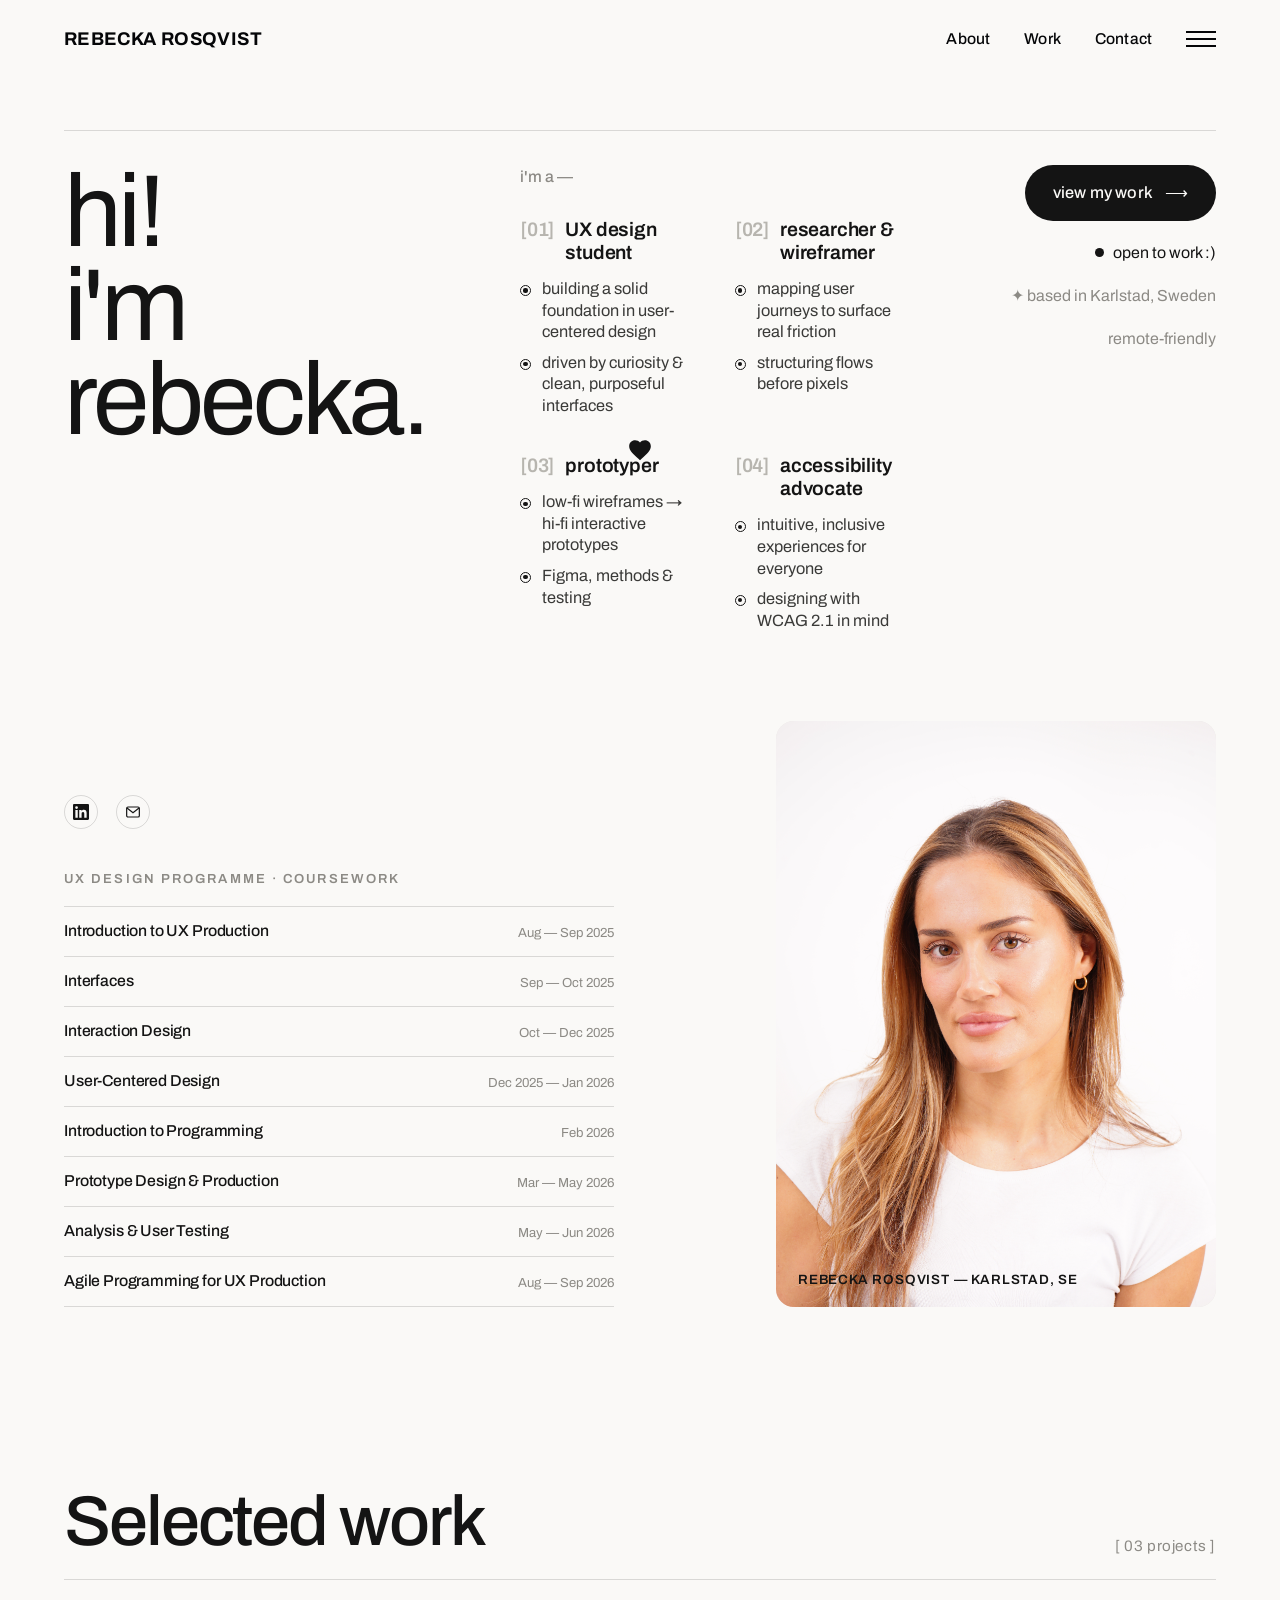
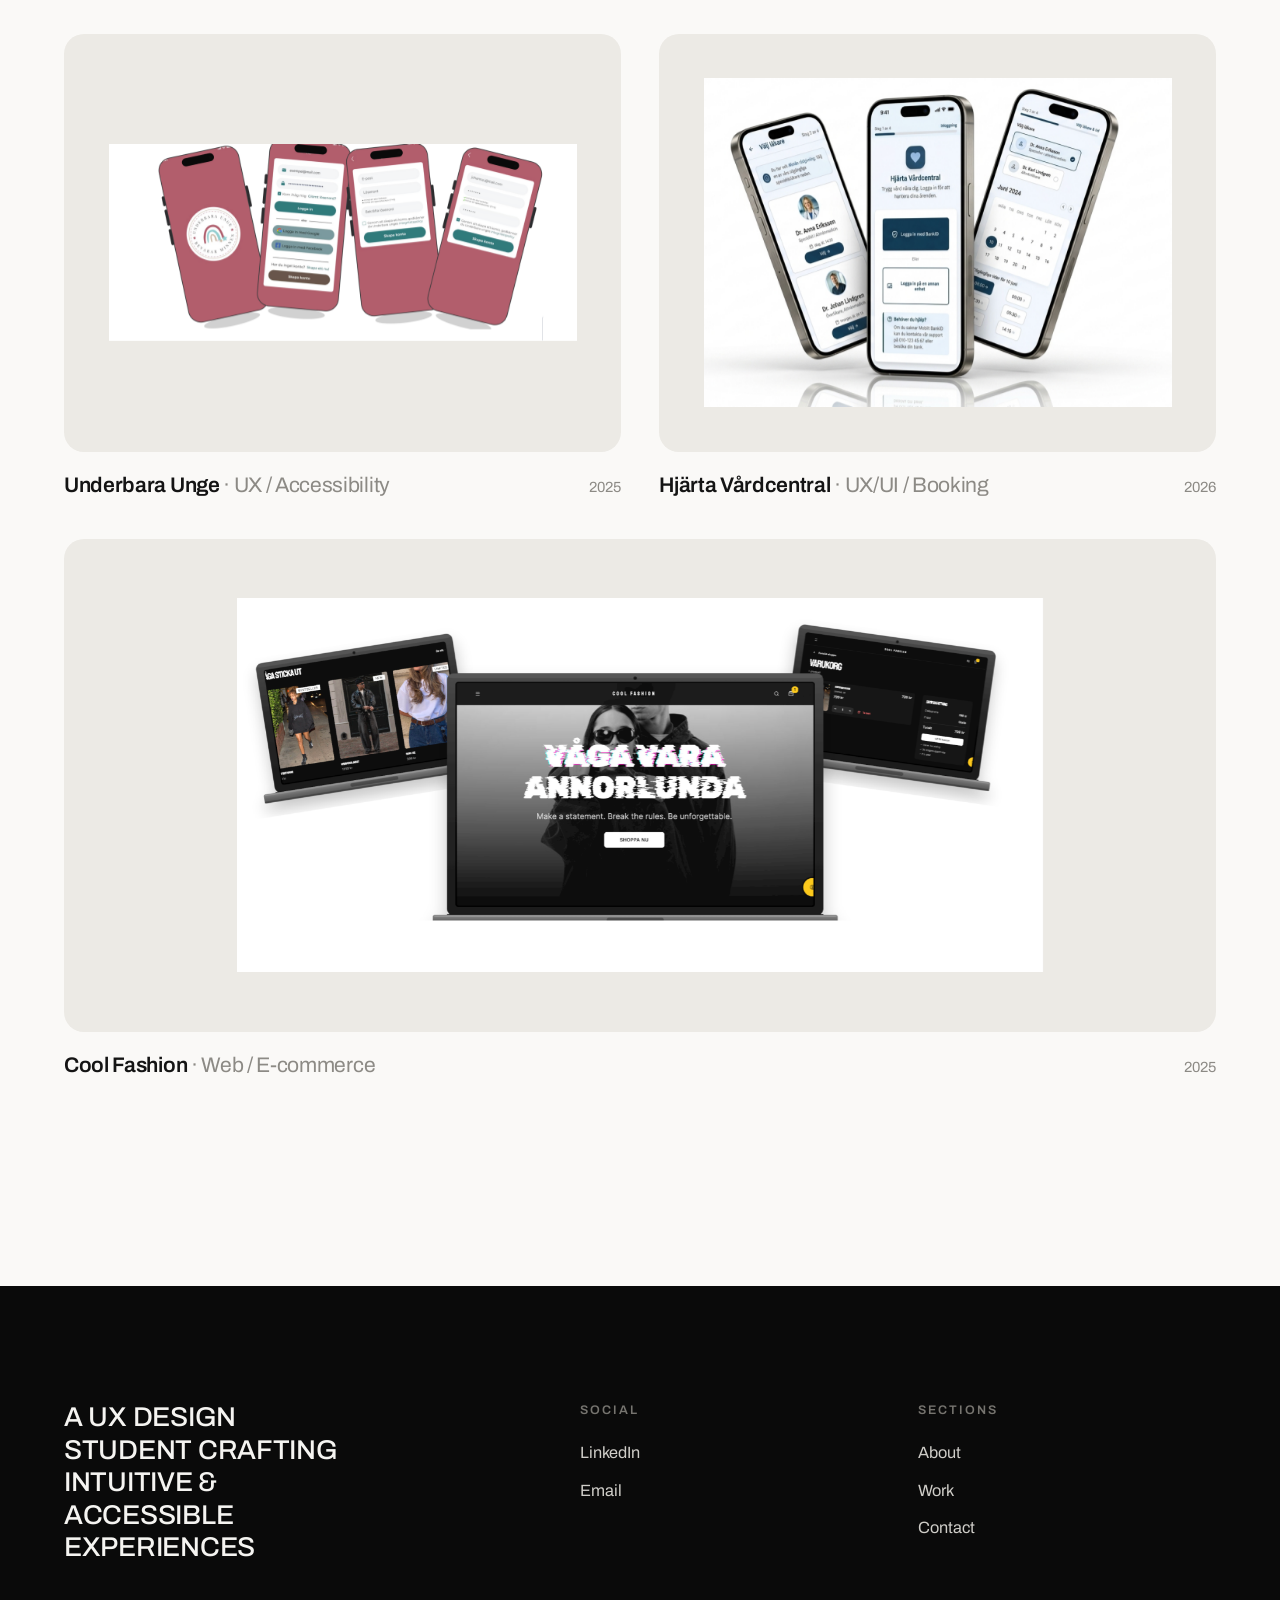
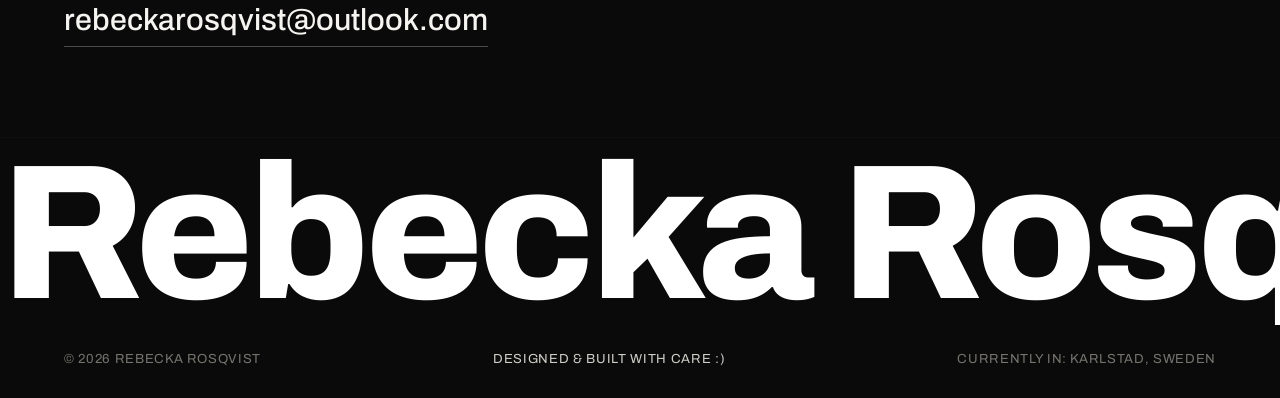
<file: index.html>
<!DOCTYPE html>
<html lang="en">
<head>
<meta charset="UTF-8">
<meta name="viewport" content="width=device-width, initial-scale=1.0">
<title>Rebecka Rosqvist — UX Design</title>
<meta name="description" content="Rebecka Rosqvist — UX Design student crafting intuitive and accessible user experiences. Based in Karlstad, Sweden.">
<link rel="stylesheet" href="css/style.css">
</head>
<body id="top">

<!-- ===== HEADER ===== -->
<header class="site-head">
  <a class="brand" href="index.html">Rebecka Rosqvist</a>
  <nav class="nav">
    <a href="#about">About</a>
    <a href="#work">Work</a>
    <a href="#contact">Contact</a>
    <button class="menu-btn" aria-label="Open menu"><span></span><span></span><span></span></button>
  </nav>
</header>

<!-- ===== OVERLAY MENU ===== -->
<nav class="overlay-menu" aria-label="Main menu">
  <ol>
    <li><a href="#top"><span class="idx">01</span> Home</a></li>
    <li><a href="#about"><span class="idx">02</span> About</a></li>
    <li><a href="#work"><span class="idx">03</span> Work</a></li>
    <li><a href="projects/underbara-unge.html"><span class="idx">04</span> Underbara Unge</a></li>
    <li><a href="#contact"><span class="idx">05</span> Contact</a></li>
  </ol>
  <div class="om-foot">
    <span>Karlstad, Sweden · Remote-friendly</span>
    <span>© 2026</span>
  </div>
</nav>

<main>
<!-- ===== HERO ===== -->
<section class="hero wrap" id="about">
  <div class="hero-grid">
    <h1 class="headline">hi!<span class="me">i'm Rebecka.</span></h1>

    <div class="intro">
      <p class="intro-label">i'm a —</p>
      <div class="intro-list">
        <div class="intro-item" data-reveal>
          <h3><span class="num">[01]</span> UX design student</h3>
          <ul>
            <li><span class="bullet"></span> building a solid foundation in user-centered design</li>
            <li><span class="bullet"></span> driven by curiosity & clean, purposeful interfaces</li>
          </ul>
        </div>
        <div class="intro-item" data-reveal>
          <h3><span class="num">[02]</span> researcher &amp; wireframer</h3>
          <ul>
            <li><span class="bullet"></span> mapping user journeys to surface real friction</li>
            <li><span class="bullet"></span> structuring flows before pixels</li>
          </ul>
        </div>
        <div class="intro-item" data-reveal>
          <h3><span class="num">[03]</span> prototyper</h3>
          <ul>
            <li><span class="bullet"></span> low-fi wireframes → hi-fi interactive prototypes</li>
            <li><span class="bullet"></span> Figma, methods &amp; testing</li>
          </ul>
        </div>
        <div class="intro-item" data-reveal>
          <h3><span class="num">[04]</span> accessibility advocate</h3>
          <ul>
            <li><span class="bullet"></span> intuitive, inclusive experiences for everyone</li>
            <li><span class="bullet"></span> designing with WCAG 2.1 in mind</li>
          </ul>
        </div>
      </div>
    </div>

    <aside class="aside-top">
      <a href="#work" class="pill" data-magnetic>view my work <span class="arr">⟶</span></a>
      <div class="status"><span class="dot"></span> open to work :)</div>
      <div class="loc">✦ based in Karlstad, Sweden</div>
      <div class="loc">remote-friendly</div>
    </aside>
  </div>

  <!-- lower row: socials + courses | photo -->
  <div class="hero-lower">
    <div class="side-col">
      <div class="social-rail">
        <a href="https://www.linkedin.com/in/rebecka-rosqvist-753b9b247" target="_blank" rel="noopener" aria-label="LinkedIn">
          <svg viewBox="0 0 24 24" fill="currentColor"><path d="M20.45 20.45h-3.56v-5.57c0-1.33-.02-3.04-1.85-3.04-1.85 0-2.14 1.45-2.14 2.94v5.67H9.35V9h3.41v1.56h.05c.48-.9 1.64-1.85 3.37-1.85 3.6 0 4.27 2.37 4.27 5.45v6.29zM5.34 7.43a2.06 2.06 0 1 1 0-4.13 2.06 2.06 0 0 1 0 4.13zM7.12 20.45H3.56V9h3.56v11.45zM22.22 0H1.77C.79 0 0 .77 0 1.72v20.56C0 23.23.79 24 1.77 24h20.45c.98 0 1.78-.77 1.78-1.72V1.72C24 .77 23.2 0 22.22 0z"/></svg>
        </a>
        <a href="mailto:rebeckarosqvist@outlook.com" aria-label="Email">
          <svg viewBox="0 0 24 24" fill="none" stroke="currentColor" stroke-width="1.8"><rect x="2.5" y="4.5" width="19" height="15" rx="2"/><path d="M3 6l9 7 9-7"/></svg>
        </a>
      </div>

      <p class="courses-h">UX Design Programme · Coursework</p>
      <ul class="courses">
  <li class="course" data-reveal><span class="c-name">Introduction to UX Production</span><span class="c-date">Aug — Sep 2025</span></li>
  <li class="course" data-reveal><span class="c-name">Interfaces</span><span class="c-date">Sep — Oct 2025</span></li>
  <li class="course" data-reveal><span class="c-name">Interaction Design</span><span class="c-date">Oct — Dec 2025</span></li>
  <li class="course" data-reveal><span class="c-name">User-Centered Design</span><span class="c-date">Dec 2025 — Jan 2026</span></li>
  <li class="course" data-reveal><span class="c-name">Introduction to Programming</span><span class="c-date">Feb 2026</span></li>
  <li class="course" data-reveal><span class="c-name">Prototype Design &amp; Production</span><span class="c-date">Mar — May 2026</span></li>
  <li class="course" data-reveal><span class="c-name">Analysis &amp; User Testing</span><span class="c-date">May — Jun 2026</span></li>
  <li class="course" data-reveal><span class="c-name">Agile Programming for UX Production</span><span class="c-date">Aug — Sep 2026</span></li>
</ul>
      </ul>
    </div>

    <figure class="photo-block" data-reveal>
      <img src="assets/rebecka.jpg" alt="Rebecka Rosqvist">
      <figcaption class="photo-cap">Rebecka Rosqvist — Karlstad, SE</figcaption>
    </figure>
  </div>
</section>

<!-- ===== WORK ===== -->
<section class="work wrap" id="work">
  <div class="work-head" data-reveal>
    <h2>Selected work</h2>
    <span class="count">[ 03 projects ]</span>
  </div>

  <div class="proj-grid">
    <article class="proj" data-reveal>
      <a class="proj-card" href="projects/underbara-unge.html">
        <span class="proj-media"><img src="assets/underbara-unge.png" alt="Underbara Unge app screens"></span>
        <span class="proj-view">view project <span class="arr">⟶</span></span>
      </a>
      <div class="proj-meta"><span class="t">Underbara Unge <span class="cat">· UX / Accessibility</span></span><span class="yr">2025</span></div>
    </article>

    <article class="proj" data-reveal>
      <a class="proj-card" href="projects/hjarta-vardcentral.html">
        <span class="proj-media"><img src="assets/hjarta-vardcentral.png" alt="Hjärta Vårdcentral app screens"></span>
        <span class="proj-view">view project <span class="arr">⟶</span></span>
      </a>
      <div class="proj-meta"><span class="t">Hjärta Vårdcentral <span class="cat">· UX/UI / Booking</span></span><span class="yr">2026</span></div>
    </article>

    <article class="proj wide" data-reveal>
      <a class="proj-card" href="projects/cool-fashion.html">
        <span class="proj-media"><img src="assets/cool-fashion.png" alt="Cool Fashion web store"></span>
        <span class="proj-view">view project <span class="arr">⟶</span></span>
      </a>
      <div class="proj-meta"><span class="t">Cool Fashion <span class="cat">· Web / E-commerce</span></span><span class="yr">2025</span></div>
    </article>
  </div>
</section>
</main>

<!-- ===== FOOTER ===== -->
<footer class="foot" id="contact">
  <div class="foot-top">
    <div>
      <p class="foot-tag">A UX design student crafting intuitive &amp; accessible experiences</p>
      <a class="foot-mail" href="mailto:rebeckarosqvist@outlook.com">rebeckarosqvist@outlook.com</a>
    </div>
    <div class="foot-col">
      <h4>Social</h4>
      <ul>
        <li><a href="https://www.linkedin.com/in/rebecka-rosqvist-753b9b247" target="_blank" rel="noopener">LinkedIn</a></li>
        <li><a href="mailto:rebeckarosqvist@outlook.com">Email</a></li>
      </ul>
    </div>
    <div class="foot-col">
      <h4>Sections</h4>
      <ul>
        <li><a href="#about">About</a></li>
        <li><a href="#work">Work</a></li>
        <li><a href="#contact">Contact</a></li>
      </ul>
    </div>
  </div>

  <div class="marquee" aria-hidden="true">
    <div class="marquee-track">
      <span>Rebecka Rosqvist</span><span>✦</span><span>Rebecka Rosqvist</span><span>✦</span>
    </div>
  </div>

  <div class="foot-bottom">
    <span>© 2026 Rebecka Rosqvist</span>
    <span class="blink">Designed &amp; built with care :)</span>
    <span>Currently in: Karlstad, Sweden</span>
  </div>
</footer>

<script src="js/main.js"></script>
</body>
</html>
</file>
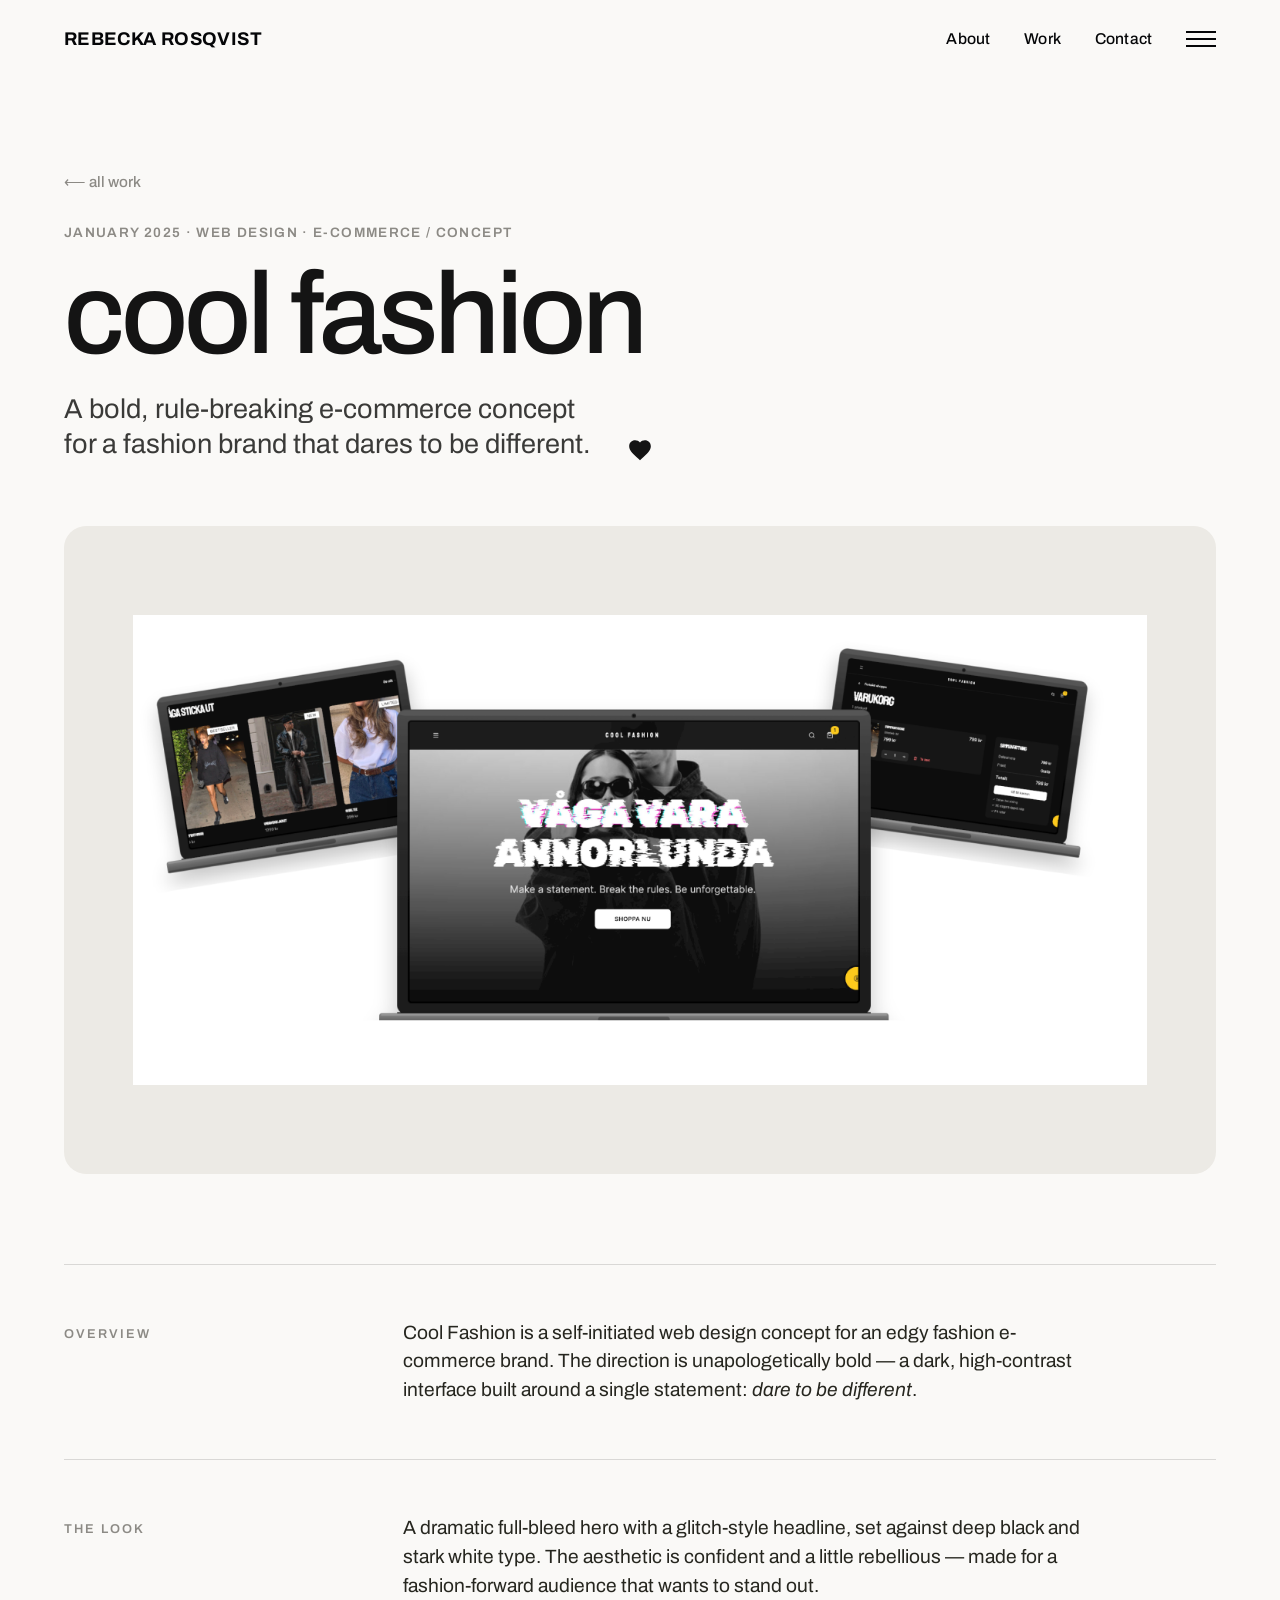
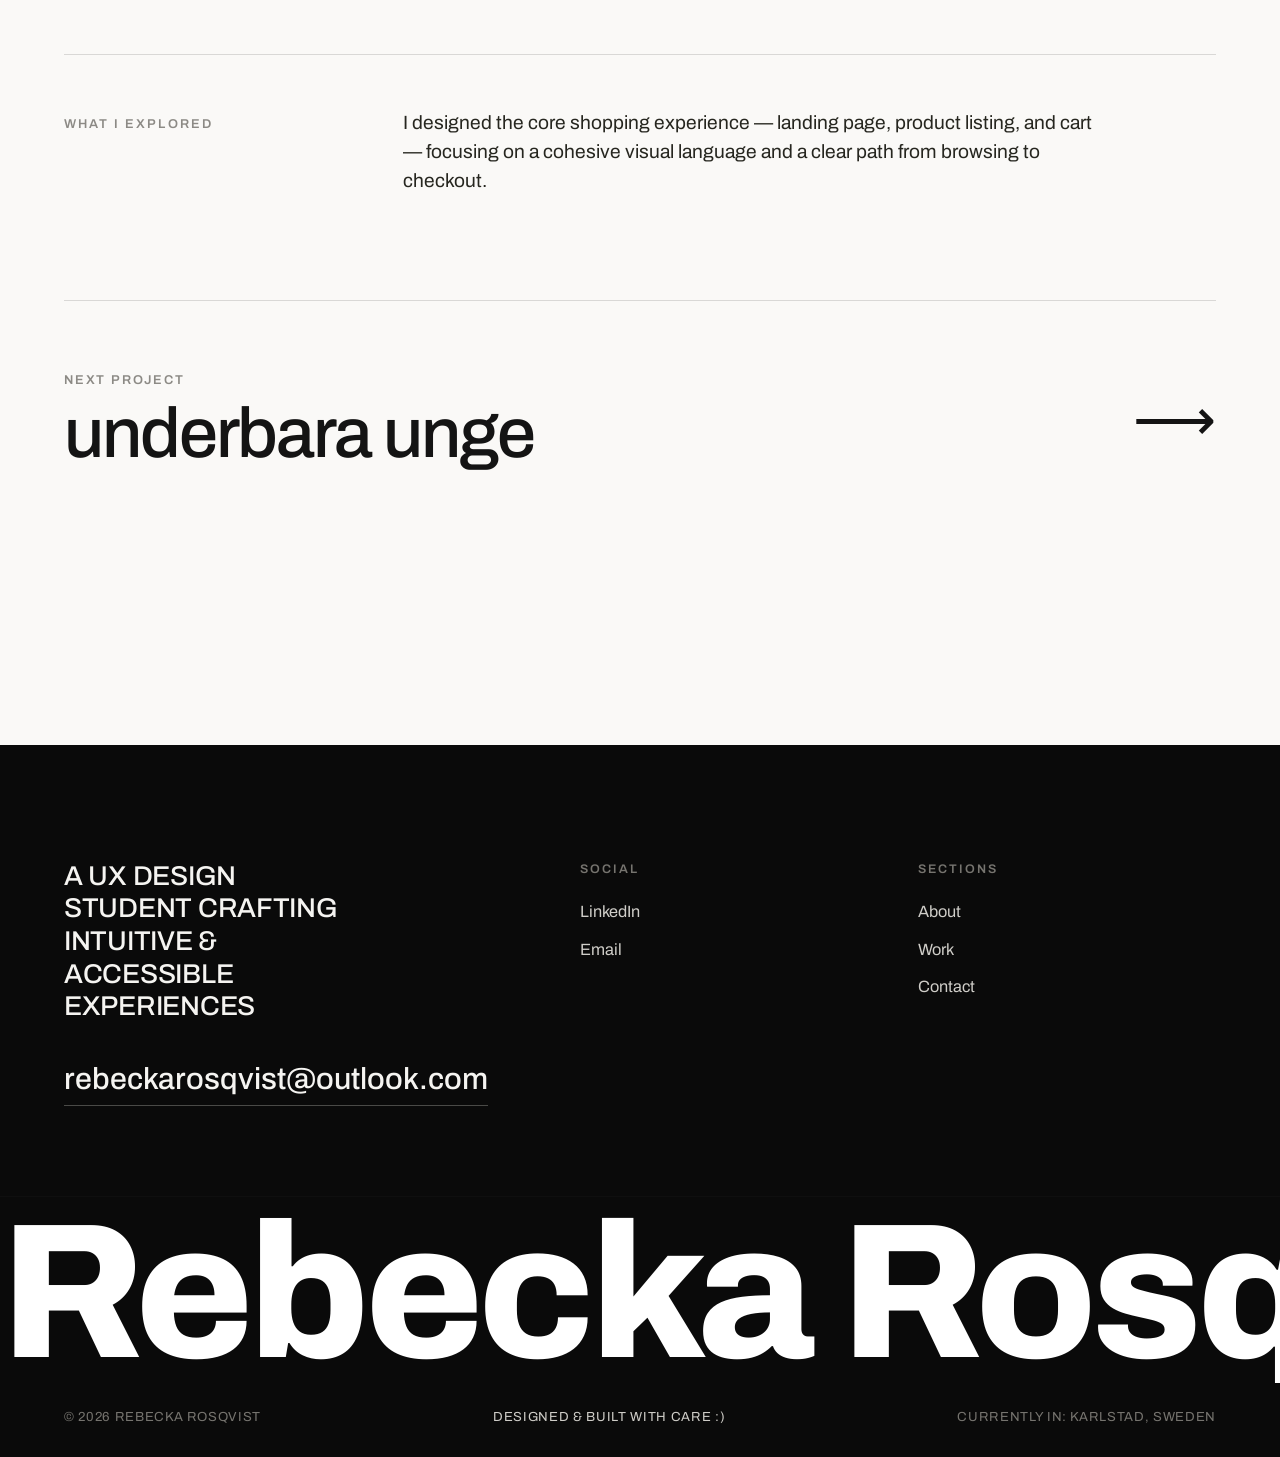
<file: cool-fashion.html>
<!DOCTYPE html>
<html lang="en">
<head>
<meta charset="UTF-8">
<meta name="viewport" content="width=device-width, initial-scale=1.0">
<title>Cool Fashion — Rebecka Rosqvist</title>
<meta name="description" content="Cool Fashion — a bold, rule-breaking e-commerce concept for a fashion brand that dares to be different.">
<link rel="stylesheet" href="../css/style.css">
</head>
<body>

<header class="site-head">
  <a class="brand" href="../index.html">Rebecka Rosqvist</a>
  <nav class="nav">
    <a href="../index.html#about">About</a>
    <a href="../index.html#work">Work</a>
    <a href="../index.html#contact">Contact</a>
    <button class="menu-btn" aria-label="Open menu"><span></span><span></span><span></span></button>
  </nav>
</header>

<nav class="overlay-menu" aria-label="Main menu">
  <ol>
    <li><a href="../index.html"><span class="idx">01</span> Home</a></li>
    <li><a href="../index.html#about"><span class="idx">02</span> About</a></li>
    <li><a href="../index.html#work"><span class="idx">03</span> Work</a></li>
    <li><a href="underbara-unge.html"><span class="idx">04</span> Underbara Unge</a></li>
    <li><a href="../index.html#contact"><span class="idx">05</span> Contact</a></li>
  </ol>
  <div class="om-foot"><span>Karlstad, Sweden · Remote-friendly</span><span>© 2026</span></div>
</nav>

<main class="case wrap">
  <a class="back-link" href="../index.html#work">⟵ all work</a>
  <p class="case-meta">January 2025 · Web Design · E-commerce / Concept</p>
  <h1 class="case-title">cool fashion</h1>
  <p class="case-lead">A bold, rule-breaking e-commerce concept for a fashion brand that dares to be different.</p>

  <figure class="case-cover wide" data-reveal>
    <img src="../assets/cool-fashion.png" alt="Cool Fashion web store — landing page, product grid and cart">
  </figure>

  <div class="case-body">
    <section class="case-section" data-reveal>
      <h3>Overview</h3>
      <div class="c-content">
        <p>Cool Fashion is a self-initiated web design concept for an edgy fashion e-commerce brand. The direction is unapologetically bold — a dark, high-contrast interface built around a single statement: <em>dare to be different</em>.</p>
      </div>
    </section>

    <section class="case-section" data-reveal>
      <h3>The look</h3>
      <div class="c-content">
        <p>A dramatic full-bleed hero with a glitch-style headline, set against deep black and stark white type. The aesthetic is confident and a little rebellious — made for a fashion-forward audience that wants to stand out.</p>
      </div>
    </section>

    <section class="case-section" data-reveal>
      <h3>What I explored</h3>
      <div class="c-content">
        <p>I designed the core shopping experience — landing page, product listing, and cart — focusing on a cohesive visual language and a clear path from browsing to checkout.</p>
      </div>
    </section>
  </div>

  <div class="case-next">
    <a href="underbara-unge.html" style="display:flex;align-items:center;justify-content:space-between;gap:24px;width:100%">
      <span><span class="nx-label" style="display:block">Next project</span><span class="nx-title">underbara unge</span></span>
      <span class="nx-arrow">⟶</span>
    </a>
  </div>
</main>

<footer class="foot" id="contact">
  <div class="foot-top">
    <div>
      <p class="foot-tag">A UX design student crafting intuitive &amp; accessible experiences</p>
      <a class="foot-mail" href="mailto:rebeckarosqvist@outlook.com">rebeckarosqvist@outlook.com</a>
    </div>
    <div class="foot-col"><h4>Social</h4><ul>
      <li><a href="https://www.linkedin.com/in/rebecka-rosqvist-753b9b247" target="_blank" rel="noopener">LinkedIn</a></li>
      <li><a href="mailto:rebeckarosqvist@outlook.com">Email</a></li>
    </ul></div>
    <div class="foot-col"><h4>Sections</h4><ul>
      <li><a href="../index.html#about">About</a></li>
      <li><a href="../index.html#work">Work</a></li>
      <li><a href="../index.html#contact">Contact</a></li>
    </ul></div>
  </div>
  <div class="marquee" aria-hidden="true">
    <div class="marquee-track"><span>Rebecka Rosqvist</span><span>✦</span><span>Rebecka Rosqvist</span><span>✦</span></div>
  </div>
  <div class="foot-bottom">
    <span>© 2026 Rebecka Rosqvist</span>
    <span class="blink">Designed &amp; built with care :)</span>
    <span>Currently in: Karlstad, Sweden</span>
  </div>
</footer>

<script src="../js/main.js"></script>
</body>
</html>
</file>
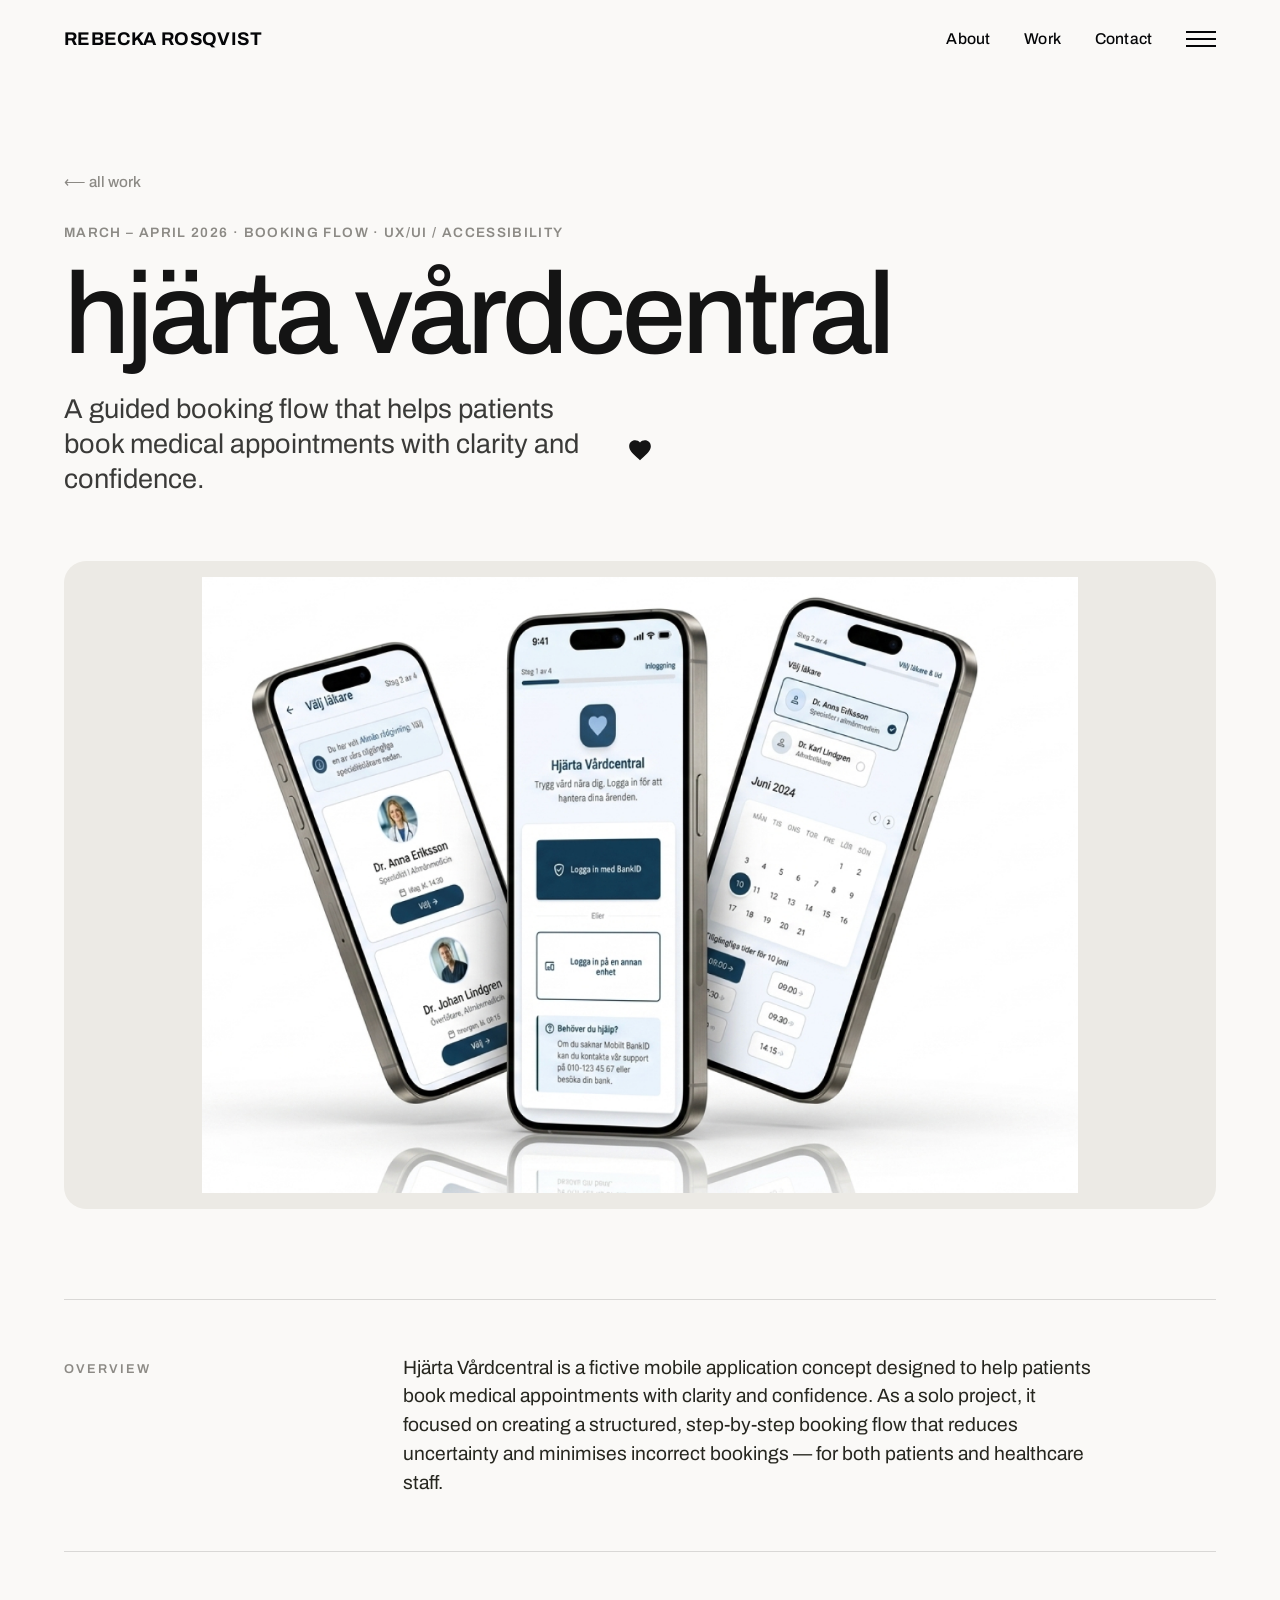
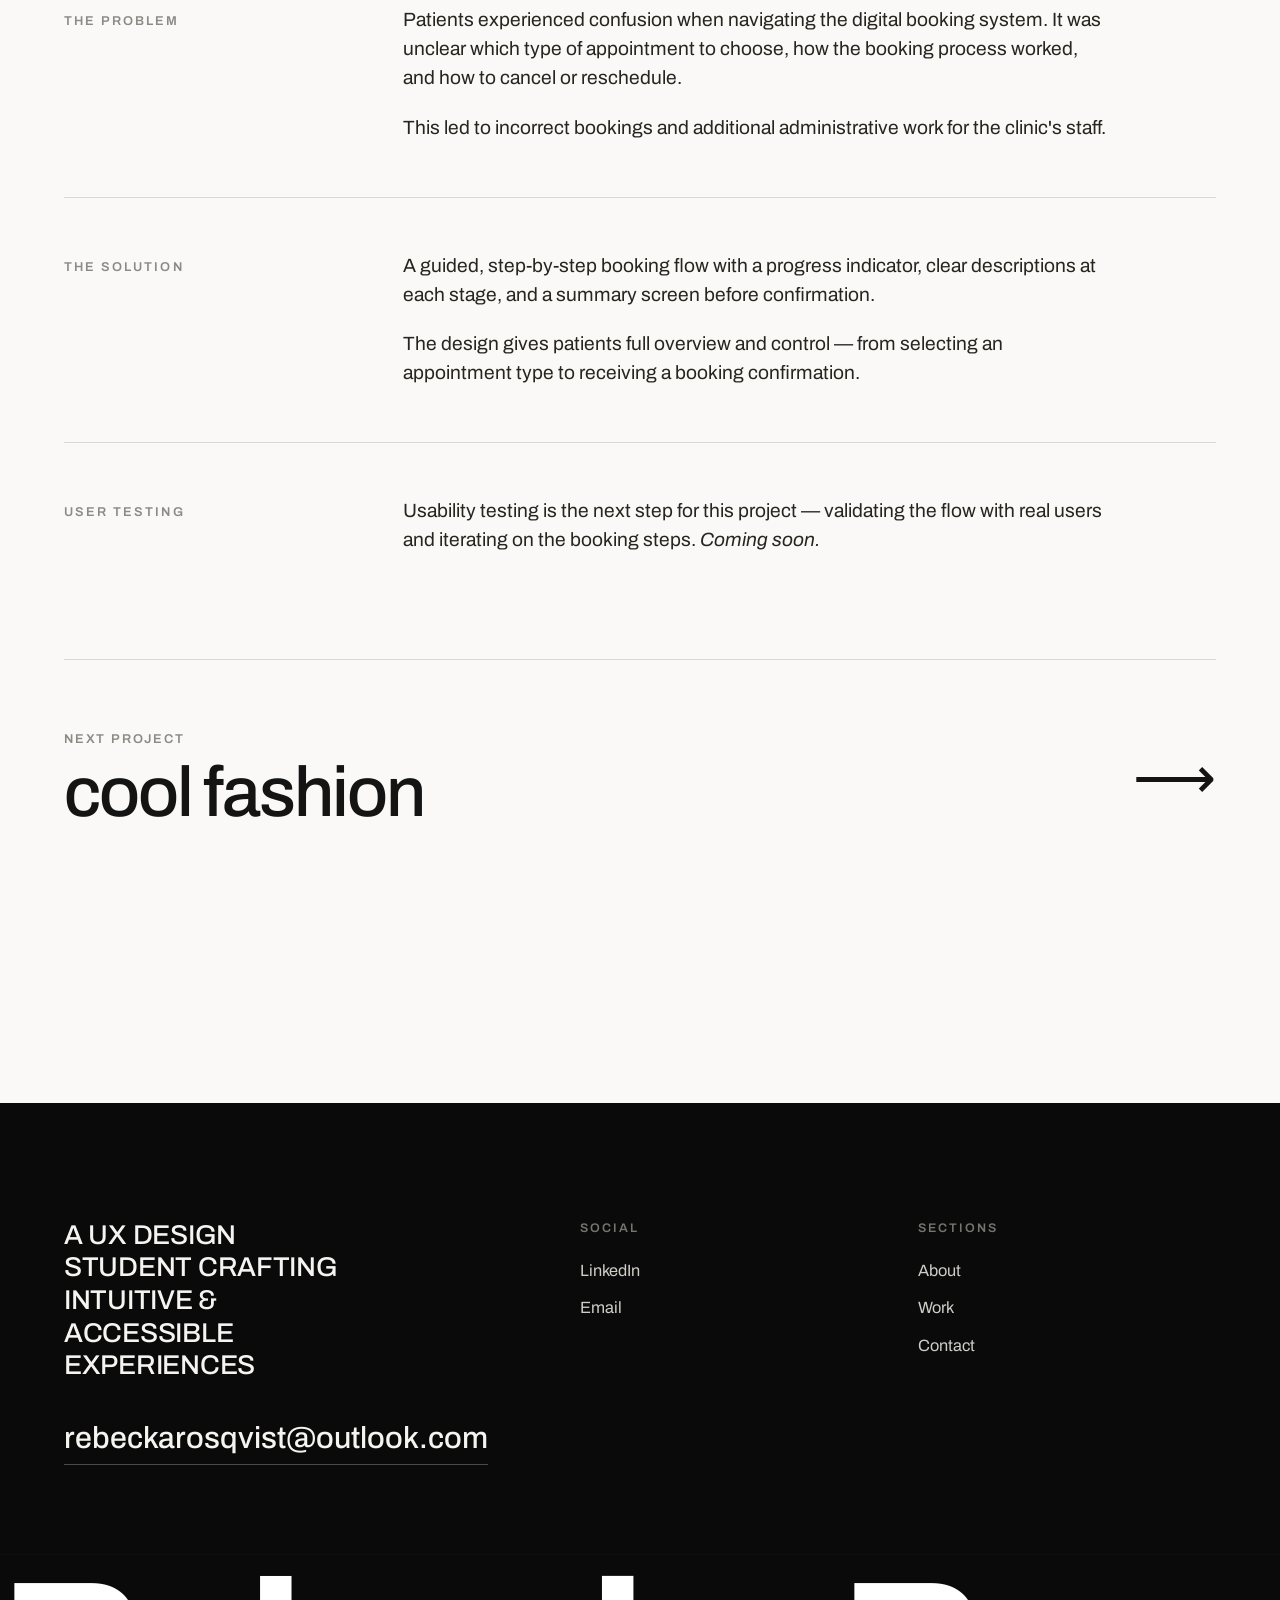
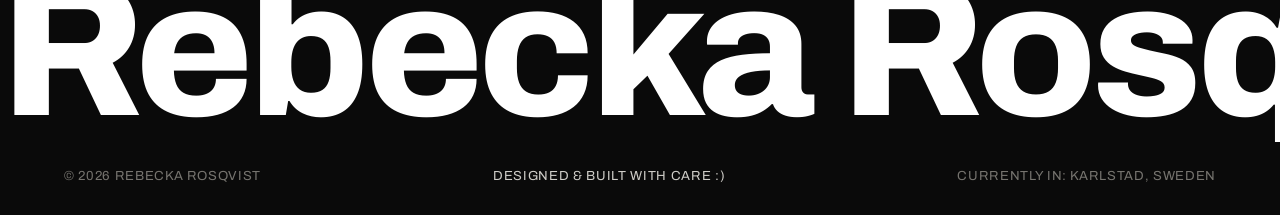
<file: hjarta-vardcentral.html>
<!DOCTYPE html>
<html lang="en">
<head>
<meta charset="UTF-8">
<meta name="viewport" content="width=device-width, initial-scale=1.0">
<title>Hjärta Vårdcentral — Rebecka Rosqvist</title>
<meta name="description" content="Hjärta Vårdcentral — a guided, step-by-step booking flow concept for a healthcare clinic.">
<link rel="stylesheet" href="../css/style.css">
</head>
<body>

<header class="site-head">
  <a class="brand" href="../index.html">Rebecka Rosqvist</a>
  <nav class="nav">
    <a href="../index.html#about">About</a>
    <a href="../index.html#work">Work</a>
    <a href="../index.html#contact">Contact</a>
    <button class="menu-btn" aria-label="Open menu"><span></span><span></span><span></span></button>
  </nav>
</header>

<nav class="overlay-menu" aria-label="Main menu">
  <ol>
    <li><a href="../index.html"><span class="idx">01</span> Home</a></li>
    <li><a href="../index.html#about"><span class="idx">02</span> About</a></li>
    <li><a href="../index.html#work"><span class="idx">03</span> Work</a></li>
    <li><a href="cool-fashion.html"><span class="idx">04</span> Cool Fashion</a></li>
    <li><a href="../index.html#contact"><span class="idx">05</span> Contact</a></li>
  </ol>
  <div class="om-foot"><span>Karlstad, Sweden · Remote-friendly</span><span>© 2026</span></div>
</nav>

<main class="case wrap">
  <a class="back-link" href="../index.html#work">⟵ all work</a>
  <p class="case-meta">March – April 2026 · Booking Flow · UX/UI / Accessibility</p>
  <h1 class="case-title">hjärta vårdcentral</h1>
  <p class="case-lead">A guided booking flow that helps patients book medical appointments with clarity and confidence.</p>

  <figure class="case-cover" data-reveal>
    <img src="../assets/hjarta-vardcentral.png" alt="Hjärta Vårdcentral app screens — login, doctor selection and calendar booking">
  </figure>

  <div class="case-body">
    <section class="case-section" data-reveal>
      <h3>Overview</h3>
      <div class="c-content">
        <p>Hjärta Vårdcentral is a fictive mobile application concept designed to help patients book medical appointments with clarity and confidence. As a solo project, it focused on creating a structured, step-by-step booking flow that reduces uncertainty and minimises incorrect bookings — for both patients and healthcare staff.</p>
      </div>
    </section>

    <section class="case-section" data-reveal>
      <h3>The problem</h3>
      <div class="c-content">
        <p>Patients experienced confusion when navigating the digital booking system. It was unclear which type of appointment to choose, how the booking process worked, and how to cancel or reschedule.</p>
        <p>This led to incorrect bookings and additional administrative work for the clinic's staff.</p>
      </div>
    </section>

    <section class="case-section" data-reveal>
      <h3>The solution</h3>
      <div class="c-content">
        <p>A guided, step-by-step booking flow with a progress indicator, clear descriptions at each stage, and a summary screen before confirmation.</p>
        <p>The design gives patients full overview and control — from selecting an appointment type to receiving a booking confirmation.</p>
      </div>
    </section>

    <section class="case-section" data-reveal>
      <h3>User testing</h3>
      <div class="c-content">
        <p>Usability testing is the next step for this project — validating the flow with real users and iterating on the booking steps. <em>Coming soon.</em></p>
      </div>
    </section>
  </div>

  <div class="case-next">
    <a href="cool-fashion.html" style="display:flex;align-items:center;justify-content:space-between;gap:24px;width:100%">
      <span><span class="nx-label" style="display:block">Next project</span><span class="nx-title">cool fashion</span></span>
      <span class="nx-arrow">⟶</span>
    </a>
  </div>
</main>

<footer class="foot" id="contact">
  <div class="foot-top">
    <div>
      <p class="foot-tag">A UX design student crafting intuitive &amp; accessible experiences</p>
      <a class="foot-mail" href="mailto:rebeckarosqvist@outlook.com">rebeckarosqvist@outlook.com</a>
    </div>
    <div class="foot-col"><h4>Social</h4><ul>
      <li><a href="https://www.linkedin.com/in/rebecka-rosqvist-753b9b247" target="_blank" rel="noopener">LinkedIn</a></li>
      <li><a href="mailto:rebeckarosqvist@outlook.com">Email</a></li>
    </ul></div>
    <div class="foot-col"><h4>Sections</h4><ul>
      <li><a href="../index.html#about">About</a></li>
      <li><a href="../index.html#work">Work</a></li>
      <li><a href="../index.html#contact">Contact</a></li>
    </ul></div>
  </div>
  <div class="marquee" aria-hidden="true">
    <div class="marquee-track"><span>Rebecka Rosqvist</span><span>✦</span><span>Rebecka Rosqvist</span><span>✦</span></div>
  </div>
  <div class="foot-bottom">
    <span>© 2026 Rebecka Rosqvist</span>
    <span class="blink">Designed &amp; built with care :)</span>
    <span>Currently in: Karlstad, Sweden</span>
  </div>
</footer>

<script src="../js/main.js"></script>
</body>
</html>
</file>
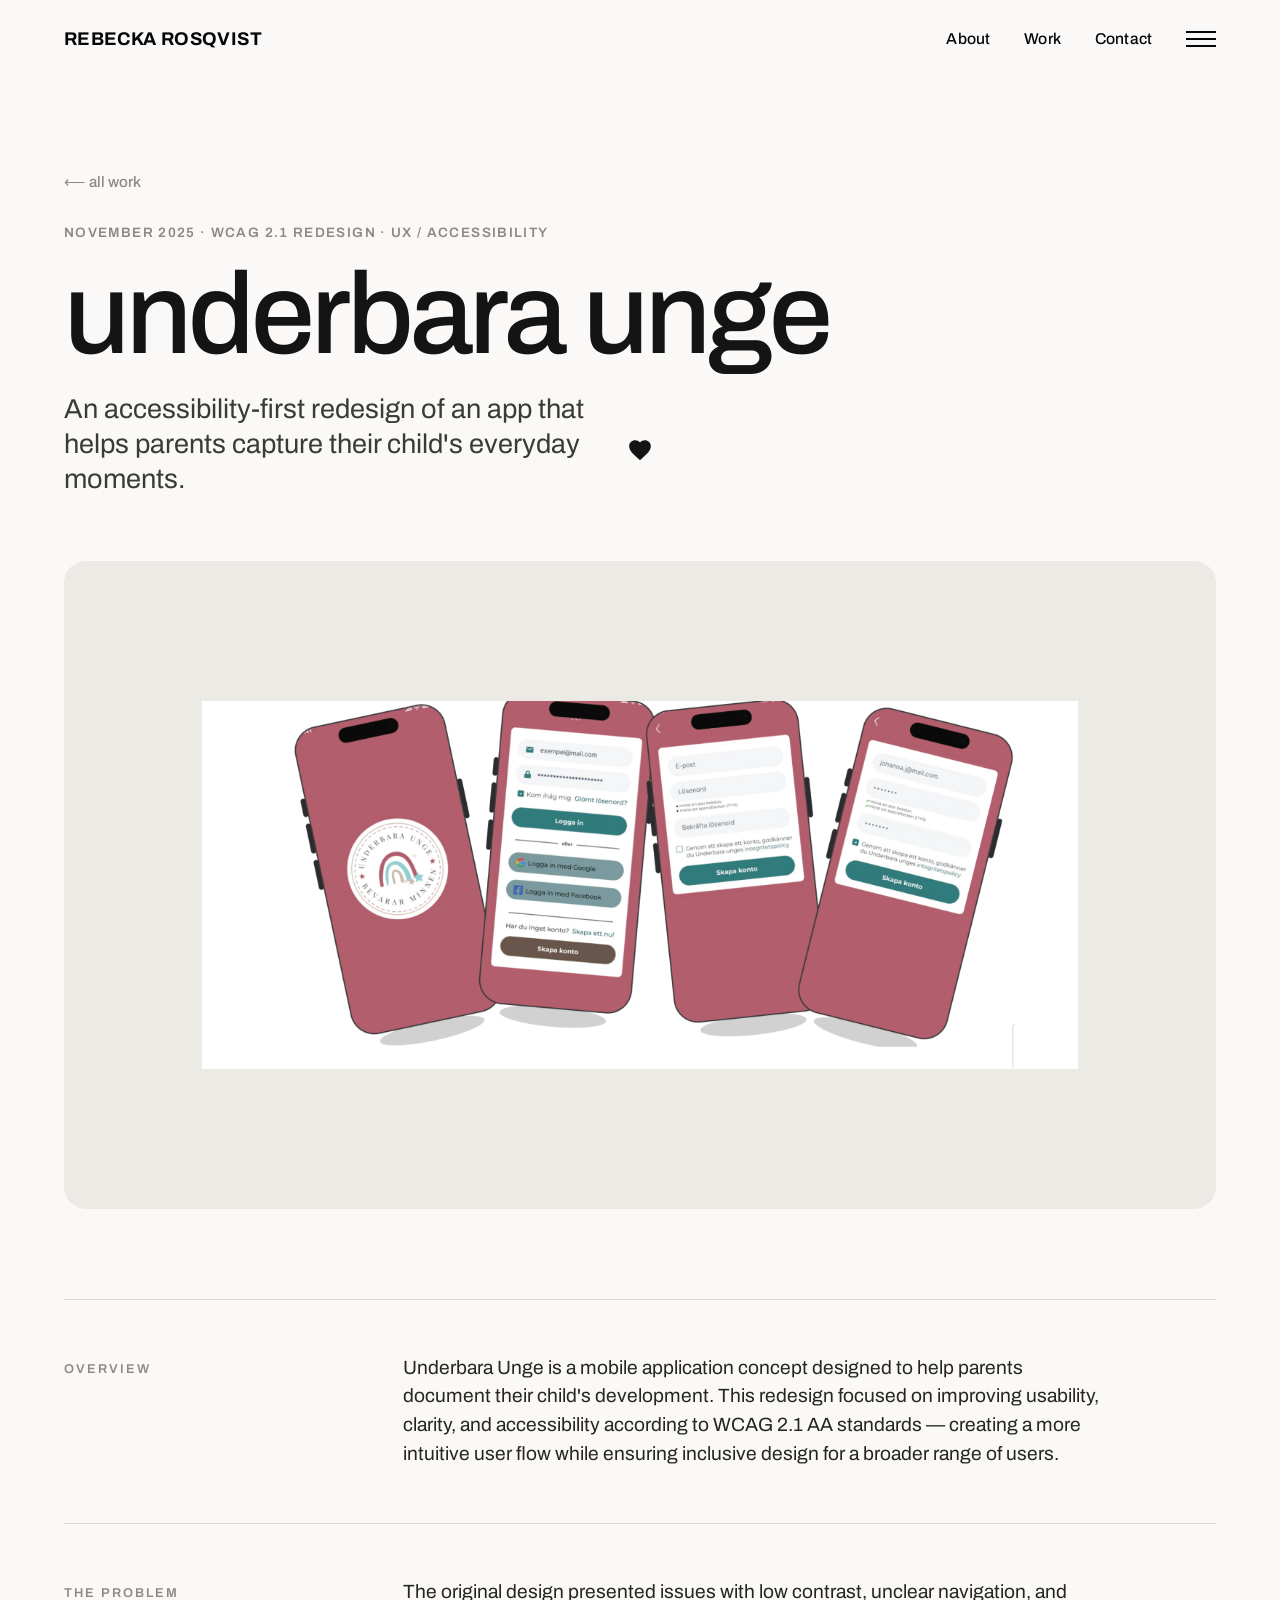
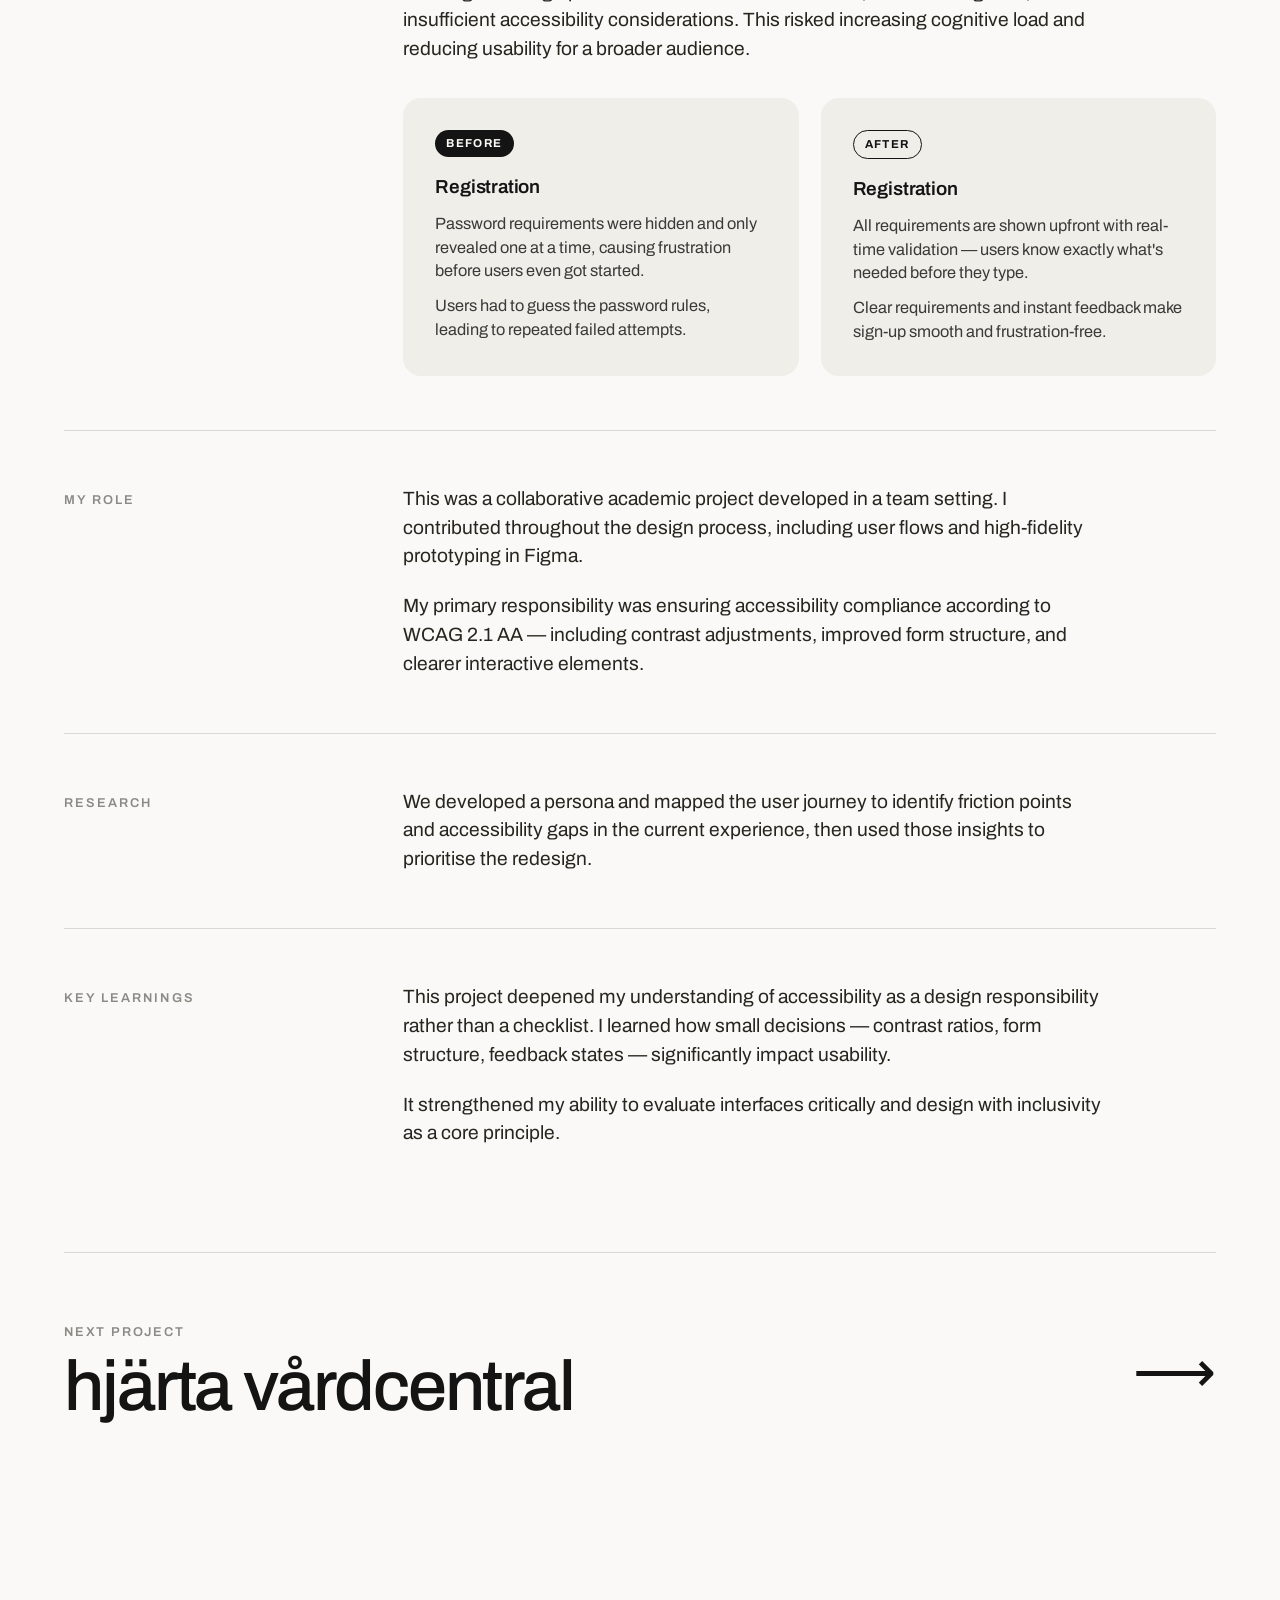
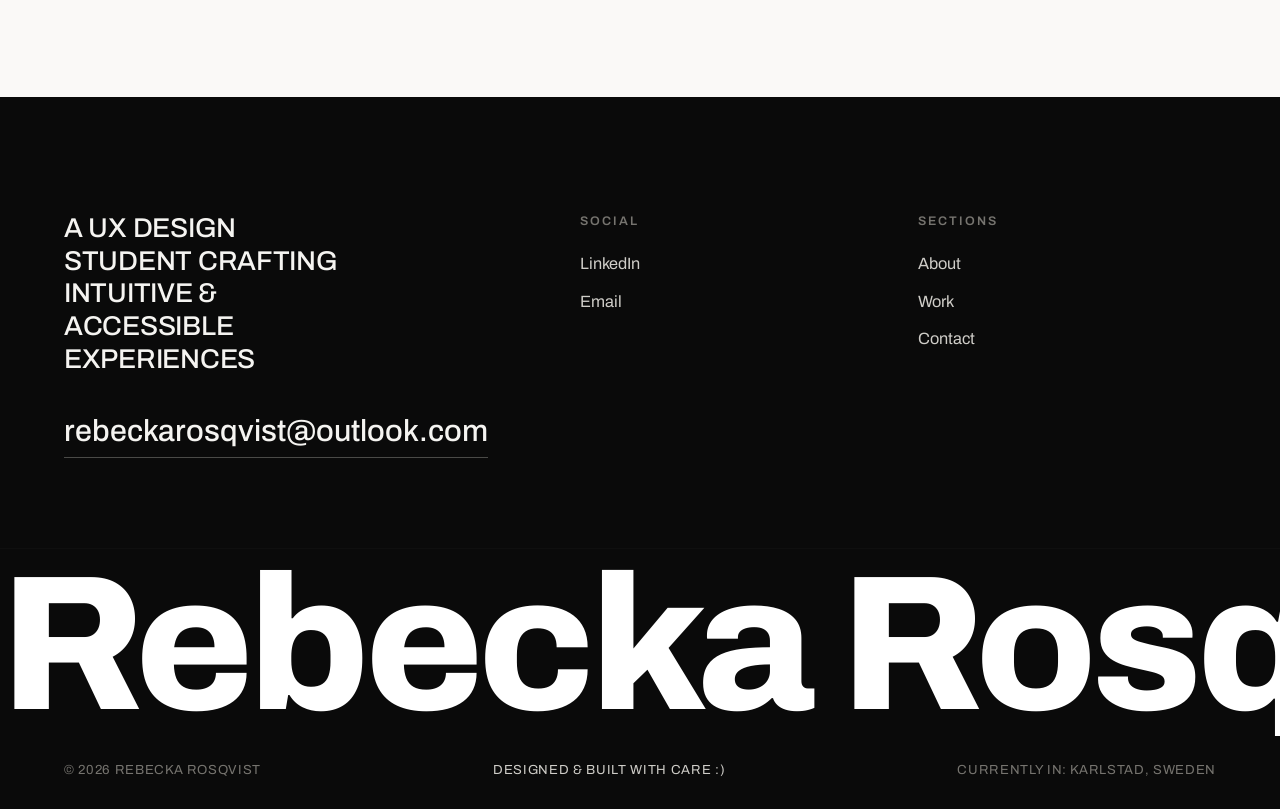
<file: underbara-unge.html>
<!DOCTYPE html>
<html lang="en">
<head>
<meta charset="UTF-8">
<meta name="viewport" content="width=device-width, initial-scale=1.0">
<title>Underbara Unge — Rebecka Rosqvist</title>
<meta name="description" content="Underbara Unge — a WCAG 2.1 accessibility redesign of a mobile app that helps parents document their child's development.">
<link rel="stylesheet" href="../css/style.css">
</head>
<body>

<header class="site-head">
  <a class="brand" href="../index.html">Rebecka Rosqvist</a>
  <nav class="nav">
    <a href="../index.html#about">About</a>
    <a href="../index.html#work">Work</a>
    <a href="../index.html#contact">Contact</a>
    <button class="menu-btn" aria-label="Open menu"><span></span><span></span><span></span></button>
  </nav>
</header>

<nav class="overlay-menu" aria-label="Main menu">
  <ol>
    <li><a href="../index.html"><span class="idx">01</span> Home</a></li>
    <li><a href="../index.html#about"><span class="idx">02</span> About</a></li>
    <li><a href="../index.html#work"><span class="idx">03</span> Work</a></li>
    <li><a href="hjarta-vardcentral.html"><span class="idx">04</span> Hjärta Vårdcentral</a></li>
    <li><a href="../index.html#contact"><span class="idx">05</span> Contact</a></li>
  </ol>
  <div class="om-foot"><span>Karlstad, Sweden · Remote-friendly</span><span>© 2026</span></div>
</nav>

<main class="case wrap">
  <a class="back-link" href="../index.html#work">⟵ all work</a>
  <p class="case-meta">November 2025 · WCAG 2.1 Redesign · UX / Accessibility</p>
  <h1 class="case-title">underbara unge</h1>
  <p class="case-lead">An accessibility-first redesign of an app that helps parents capture their child's everyday moments.</p>

  <figure class="case-cover" data-reveal>
    <img src="../assets/underbara-unge.png" alt="Underbara Unge app screens — login and account creation">
  </figure>

  <div class="case-body">
    <section class="case-section" data-reveal>
      <h3>Overview</h3>
      <div class="c-content">
        <p>Underbara Unge is a mobile application concept designed to help parents document their child's development. This redesign focused on improving usability, clarity, and accessibility according to WCAG 2.1 AA standards — creating a more intuitive user flow while ensuring inclusive design for a broader range of users.</p>
      </div>
    </section>

    <section class="case-section" data-reveal>
      <h3>The problem</h3>
      <div class="c-content">
        <p>The original design presented issues with low contrast, unclear navigation, and insufficient accessibility considerations. This risked increasing cognitive load and reducing usability for a broader audience.</p>
        <div class="compare">
          <div class="cc problem">
            <span class="tag">Before</span>
            <h4>Registration</h4>
            <p>Password requirements were hidden and only revealed one at a time, causing frustration before users even got started.</p>
            <p>Users had to guess the password rules, leading to repeated failed attempts.</p>
          </div>
          <div class="cc solution">
            <span class="tag">After</span>
            <h4>Registration</h4>
            <p>All requirements are shown upfront with real-time validation — users know exactly what's needed before they type.</p>
            <p>Clear requirements and instant feedback make sign-up smooth and frustration-free.</p>
          </div>
        </div>
      </div>
    </section>

    <section class="case-section" data-reveal>
      <h3>My role</h3>
      <div class="c-content">
        <p>This was a collaborative academic project developed in a team setting. I contributed throughout the design process, including user flows and high-fidelity prototyping in Figma.</p>
        <p>My primary responsibility was ensuring accessibility compliance according to WCAG 2.1 AA — including contrast adjustments, improved form structure, and clearer interactive elements.</p>
      </div>
    </section>

    <section class="case-section" data-reveal>
      <h3>Research</h3>
      <div class="c-content">
        <p>We developed a persona and mapped the user journey to identify friction points and accessibility gaps in the current experience, then used those insights to prioritise the redesign.</p>
      </div>
    </section>

    <section class="case-section" data-reveal>
      <h3>Key learnings</h3>
      <div class="c-content">
        <p>This project deepened my understanding of accessibility as a design responsibility rather than a checklist. I learned how small decisions — contrast ratios, form structure, feedback states — significantly impact usability.</p>
        <p>It strengthened my ability to evaluate interfaces critically and design with inclusivity as a core principle.</p>
      </div>
    </section>
  </div>

  <div class="case-next">
    <a href="hjarta-vardcentral.html" style="display:flex;align-items:center;justify-content:space-between;gap:24px;width:100%">
      <span><span class="nx-label" style="display:block">Next project</span><span class="nx-title">hjärta vårdcentral</span></span>
      <span class="nx-arrow">⟶</span>
    </a>
  </div>
</main>

<footer class="foot" id="contact">
  <div class="foot-top">
    <div>
      <p class="foot-tag">A UX design student crafting intuitive &amp; accessible experiences</p>
      <a class="foot-mail" href="mailto:rebeckarosqvist@outlook.com">rebeckarosqvist@outlook.com</a>
    </div>
    <div class="foot-col"><h4>Social</h4><ul>
      <li><a href="https://www.linkedin.com/in/rebecka-rosqvist-753b9b247" target="_blank" rel="noopener">LinkedIn</a></li>
      <li><a href="mailto:rebeckarosqvist@outlook.com">Email</a></li>
    </ul></div>
    <div class="foot-col"><h4>Sections</h4><ul>
      <li><a href="../index.html#about">About</a></li>
      <li><a href="../index.html#work">Work</a></li>
      <li><a href="../index.html#contact">Contact</a></li>
    </ul></div>
  </div>
  <div class="marquee" aria-hidden="true">
    <div class="marquee-track"><span>Rebecka Rosqvist</span><span>✦</span><span>Rebecka Rosqvist</span><span>✦</span></div>
  </div>
  <div class="foot-bottom">
    <span>© 2026 Rebecka Rosqvist</span>
    <span class="blink">Designed &amp; built with care :)</span>
    <span>Currently in: Karlstad, Sweden</span>
  </div>
</footer>

<script src="../js/main.js"></script>
</body>
</html>
</file>
<file: css/style.css>
/* ============================================================
   Rebecka Rosqvist — UX Portfolio
   Swiss-editorial · strict black & white · heart cursor
   ============================================================ */

@import url('https://fonts.googleapis.com/css2?family=Archivo:wght@300;400;500;600;700;800;900&display=swap');

:root{
  --bg:#faf9f7;
  --ink:#141414;
  --muted:#8c8a85;
  --faint:#b7b5af;
  --line:rgba(20,20,20,.14);
  --black:#0a0a0a;
  --pad:clamp(20px,5vw,72px);
  --maxw:1560px;
  --ease:cubic-bezier(.22,1,.36,1);
}

*{margin:0;padding:0;box-sizing:border-box}
html{-webkit-font-smoothing:antialiased;text-rendering:optimizeLegibility}
html{scroll-behavior:smooth}

body{
  font-family:'Archivo','Helvetica Neue',Helvetica,Arial,sans-serif;
  background:var(--bg);
  color:var(--ink);
  line-height:1.45;
  overflow-x:hidden;
  font-weight:400;
}

a{color:inherit;text-decoration:none}
img{display:block;max-width:100%}
::selection{background:var(--ink);color:var(--bg)}

/* hide native cursor when heart cursor active */
body.heart-cursor,
body.heart-cursor a,
body.heart-cursor button{cursor:none}

/* ---------- custom heart cursor ---------- */
.cursor-heart{
  position:fixed;top:0;left:0;width:26px;height:26px;
  pointer-events:none;z-index:9999;
  transform:translate(-50%,-50%);
  transition:transform .18s var(--ease),opacity .2s;
  will-change:transform;
  mix-blend-mode:normal;
}
.cursor-heart svg{width:100%;height:100%;display:block}
.cursor-heart.grow{transform:translate(-50%,-50%) scale(1.9)}
.cursor-heart.tap{transform:translate(-50%,-50%) scale(.65)}
.cursor-trail{
  position:fixed;top:0;left:0;width:16px;height:16px;
  pointer-events:none;z-index:9998;
  transform:translate(-50%,-50%);
  opacity:.55;
}
.cursor-trail svg{width:100%;height:100%}

/* ---------- layout helpers ---------- */
.wrap{max-width:var(--maxw);margin:0 auto;padding-left:var(--pad);padding-right:var(--pad)}
.mono{font-variant-numeric:tabular-nums}

/* ---------- header ---------- */
.site-head{
  position:fixed;top:0;left:0;right:0;z-index:600;
  display:flex;align-items:center;justify-content:space-between;
  padding:26px var(--pad);
  mix-blend-mode:difference;color:#fff;
}
.brand{font-weight:700;font-size:1.15rem;letter-spacing:.02em;text-transform:uppercase}
.nav{display:flex;align-items:center;gap:34px}
.nav a{font-size:.98rem;font-weight:500;letter-spacing:.01em;position:relative}
.nav a::after{content:"";position:absolute;left:0;right:100%;bottom:-4px;height:1.5px;background:currentColor;transition:right .35s var(--ease)}
.nav a:hover::after{right:0}
.menu-btn{
  display:flex;flex-direction:column;gap:5px;width:30px;background:none;border:0;color:inherit;cursor:pointer;
}
.menu-btn span{display:block;height:2px;width:100%;background:currentColor;transition:transform .35s var(--ease),opacity .3s}
.menu-btn.open span:nth-child(1){transform:translateY(7px) rotate(45deg)}
.menu-btn.open span:nth-child(2){opacity:0}
.menu-btn.open span:nth-child(3){transform:translateY(-7px) rotate(-45deg)}
@media(max-width:760px){.nav a{display:none}}

/* ---------- fullscreen overlay menu ---------- */
.overlay-menu{
  position:fixed;inset:0;z-index:590;background:var(--black);color:#fff;
  display:flex;flex-direction:column;justify-content:center;padding:0 var(--pad);
  clip-path:inset(0 0 100% 0);transition:clip-path .7s var(--ease);
  pointer-events:none;
}
.overlay-menu.open{clip-path:inset(0 0 0 0);pointer-events:auto}
.overlay-menu ol{list-style:none;counter-reset:m}
.overlay-menu li{overflow:hidden}
.overlay-menu a{
  display:flex;align-items:baseline;gap:24px;
  font-size:clamp(2.6rem,9vw,7rem);font-weight:700;line-height:1.04;letter-spacing:-.03em;
  padding:.05em 0;transform:translateY(110%);transition:transform .6s var(--ease);color:#5f5e5b;
}
.overlay-menu.open a{transform:translateY(0)}
.overlay-menu a:hover{color:#fff}
.overlay-menu li:nth-child(1) a{transition-delay:.08s}
.overlay-menu li:nth-child(2) a{transition-delay:.14s}
.overlay-menu li:nth-child(3) a{transition-delay:.20s}
.overlay-menu li:nth-child(4) a{transition-delay:.26s}
.overlay-menu li:nth-child(5) a{transition-delay:.32s}
.overlay-menu .idx{font-size:1rem;font-weight:500;color:#5f5e5b;letter-spacing:.05em}
.overlay-menu .om-foot{position:absolute;bottom:36px;left:var(--pad);right:var(--pad);display:flex;justify-content:space-between;color:#8a8a87;font-size:.85rem;letter-spacing:.08em;text-transform:uppercase}

/* ---------- buttons ---------- */
.pill{
  display:inline-flex;align-items:center;gap:12px;
  background:var(--ink);color:var(--bg);
  border-radius:100px;padding:16px 28px;
  font-size:1.02rem;font-weight:500;letter-spacing:.01em;
  border:0;transition:transform .4s var(--ease),background .3s;
  will-change:transform;
}
.pill .arr{transition:transform .4s var(--ease)}
.pill:hover{background:#000}
.pill:hover .arr{transform:translateX(6px)}

/* ============================================================
   HOME
   ============================================================ */
.hero{padding-top:130px}
.hero-grid{
  display:grid;
  grid-template-columns:minmax(0,1.3fr) minmax(0,1.25fr) minmax(210px,.82fr);
  gap:clamp(28px,4vw,60px);
  border-top:1px solid var(--line);
  padding-top:34px;
}
.hero-grid>*{min-width:0}
.headline{
  font-size:clamp(3rem,8vw,7.5rem);
  font-weight:400;line-height:.92;letter-spacing:-.035em;
  text-transform:lowercase;
}
.headline .me{display:block}

.intro-label{font-size:1rem;color:var(--muted);margin-bottom:30px;font-weight:500}
.intro-list{display:grid;grid-template-columns:1fr 1fr;gap:38px 40px}
.intro-item h3{font-size:1.22rem;font-weight:600;line-height:1.18;letter-spacing:-.01em;margin-bottom:14px;display:flex;gap:10px}
.intro-item h3 .num{color:var(--faint);font-weight:600}
.intro-item ul{list-style:none;display:flex;flex-direction:column;gap:9px}
.intro-item li{display:flex;gap:11px;font-size:1.02rem;color:#3a3a38;line-height:1.32}
.bullet{flex:0 0 auto;margin-top:.42em;width:11px;height:11px;border:1.7px solid var(--ink);border-radius:50%;position:relative}
.bullet::after{content:"";position:absolute;inset:2.4px;background:var(--ink);border-radius:50%}

.aside-top{display:flex;flex-direction:column;align-items:flex-end;gap:20px;text-align:right;white-space:nowrap}
.pill{white-space:nowrap}
.status{display:flex;align-items:center;gap:9px;font-size:1rem;color:var(--ink)}
.status .dot{width:9px;height:9px;border-radius:50%;background:var(--ink);animation:pulse 2.4s infinite}
@keyframes pulse{0%,100%{opacity:1;transform:scale(1)}50%{opacity:.35;transform:scale(.7)}}
.loc{font-size:1rem;color:var(--muted);display:flex;align-items:center;gap:7px}

/* lower hero row : courses + photo */
.hero-lower{
  display:grid;grid-template-columns:1fr 1fr;gap:clamp(28px,4vw,64px);
  margin-top:clamp(50px,7vw,110px);align-items:end;
}
.social-rail{display:flex;gap:18px;margin-bottom:40px}
.social-rail a{width:34px;height:34px;display:grid;place-items:center;border:1px solid var(--line);border-radius:50%;transition:background .3s,color .3s,transform .3s var(--ease)}
.social-rail a:hover{background:var(--ink);color:var(--bg);transform:translateY(-3px)}
.social-rail svg{width:16px;height:16px}

.courses-h{font-size:.82rem;letter-spacing:.16em;text-transform:uppercase;color:var(--muted);margin-bottom:18px;font-weight:600}
.courses{list-style:none}
.course{
  display:flex;justify-content:space-between;align-items:flex-start;gap:18px;
  padding:14px 0;border-top:1px solid var(--line);
  transition:padding-left .4s var(--ease);
}
.course:last-child{border-bottom:1px solid var(--line)}
.course:hover{padding-left:10px}
.course .c-name{font-size:.99rem;font-weight:500;letter-spacing:-.01em;line-height:1.25;max-width:60%}
.course .c-date{font-size:.82rem;color:var(--muted);white-space:nowrap;font-variant-numeric:tabular-nums;margin-top:2px}
.course.upcoming .c-date{font-style:italic}

.photo-block{position:relative;border-radius:18px;overflow:hidden;background:#eceae5;aspect-ratio:3/4;width:100%;max-width:440px;justify-self:end}
.photo-block img{width:100%;height:100%;object-fit:cover;object-position:50% 18%;transition:transform .9s var(--ease)}
.photo-block:hover img{transform:scale(1.04)}
.photo-cap{position:absolute;left:22px;bottom:18px;color:#141414;font-size:.84rem;letter-spacing:.06em;font-weight:600;text-transform:uppercase}

/* ============================================================
   WORK / PROJECTS
   ============================================================ */
.work{padding-top:clamp(90px,14vw,200px)}
.work-head{display:flex;justify-content:space-between;align-items:flex-end;border-bottom:1px solid var(--line);padding-bottom:22px;margin-bottom:54px}
.work-head h2{font-size:clamp(2.2rem,6vw,4.4rem);font-weight:500;letter-spacing:-.03em;line-height:1}
.work-head .count{font-size:.95rem;color:var(--muted);letter-spacing:.04em;white-space:nowrap}

.proj-grid{display:grid;grid-template-columns:1fr 1fr;gap:clamp(26px,3vw,46px)}
.proj{grid-column:span 1}
.proj.wide{grid-column:1 / -1}
.proj-card{
  position:relative;display:block;border-radius:20px;overflow:hidden;
  background:#eceae5;aspect-ratio:4/3;
}
.proj.wide .proj-card{aspect-ratio:21/9}
.proj-media{position:absolute;inset:0;display:grid;place-items:center;overflow:hidden}
.proj-media img{width:84%;height:auto;transition:transform .8s var(--ease);will-change:transform}
.proj.wide .proj-media img{width:70%}
.proj-card:hover .proj-media img{transform:scale(1.06)}
.proj-view{
  position:absolute;top:22px;right:22px;z-index:3;
  display:inline-flex;align-items:center;gap:9px;
  background:var(--ink);color:var(--bg);border-radius:100px;
  padding:11px 19px;font-size:.92rem;font-weight:500;
  opacity:0;transform:translateY(-8px);transition:opacity .4s var(--ease),transform .4s var(--ease);
}
.proj-card:hover .proj-view{opacity:1;transform:translateY(0)}
.proj-view .arr{transition:transform .4s var(--ease)}
.proj-card:hover .proj-view .arr{transform:translateX(5px)}
.proj-meta{display:flex;justify-content:space-between;align-items:baseline;padding-top:18px;gap:18px}
.proj-meta .t{font-size:1.32rem;font-weight:600;letter-spacing:-.015em}
.proj-meta .t .cat{color:var(--muted);font-weight:400}
.proj-meta .yr{font-size:.92rem;color:var(--muted);font-variant-numeric:tabular-nums}

@media(max-width:900px){
  .hero-grid{grid-template-columns:1fr;gap:40px}
  .aside-top{align-items:flex-start;text-align:left}
  .hero-lower{grid-template-columns:1fr;gap:48px}
  .intro-list{gap:30px 28px}
  .proj-grid{grid-template-columns:1fr}
  .proj.wide{grid-column:auto}
  .proj.wide .proj-card{aspect-ratio:4/3}
  .proj-view{opacity:1;transform:none}
}
@media(max-width:520px){
  .intro-list{grid-template-columns:1fr}
}

/* ============================================================
   FOOTER (black, marquee)
   ============================================================ */
.foot{background:var(--black);color:#f5f4f1;margin-top:clamp(110px,16vw,220px);position:relative;overflow:hidden}
.foot a{color:inherit}
.foot-top{display:grid;grid-template-columns:1.6fr 1fr 1fr;gap:40px;padding:clamp(64px,9vw,120px) var(--pad) clamp(50px,7vw,90px)}
.foot-tag{font-size:clamp(1.1rem,2.4vw,1.7rem);font-weight:500;letter-spacing:-.01em;max-width:18ch;line-height:1.2;text-transform:uppercase}
.foot-mail{margin-top:34px;display:inline-block;font-size:clamp(1.1rem,2.6vw,1.9rem);font-weight:500;border-bottom:1.5px solid #4a4a47;padding-bottom:4px;transition:border-color .3s}
.foot-mail:hover{border-color:#fff}
.foot-col h4{font-size:.78rem;letter-spacing:.16em;color:#76746f;text-transform:uppercase;margin-bottom:22px;font-weight:600}
.foot-col ul{list-style:none;display:flex;flex-direction:column;gap:14px}
.foot-col a{font-size:1.02rem;color:#cfcdc8;transition:color .25s;width:fit-content;position:relative}
.foot-col a:hover{color:#fff}

.marquee{display:flex;overflow:hidden;user-select:none;border-top:1px solid #25252433;padding:10px 0 4px}
.marquee-track{display:flex;flex-shrink:0;gap:.35em;padding-right:.35em;animation:scroll-left 26s linear infinite;white-space:nowrap}
.marquee span{font-size:clamp(4.2rem,15vw,15rem);font-weight:800;letter-spacing:-.03em;line-height:.9;color:#fff}
@keyframes scroll-left{from{transform:translateX(0)}to{transform:translateX(-100%)}}
.foot-bottom{display:flex;justify-content:space-between;gap:20px;flex-wrap:wrap;padding:24px var(--pad) 30px;color:#76746f;font-size:.82rem;letter-spacing:.05em;text-transform:uppercase}
.foot-bottom .blink{color:#cfcdc8}

@media(max-width:760px){
  .foot-top{grid-template-columns:1fr 1fr;gap:36px}
  .foot-tag{grid-column:1 / -1}
}

/* ============================================================
   PROJECT / CASE PAGES
   ============================================================ */
.case{padding-top:clamp(120px,15vw,170px)}
.back-link{display:inline-flex;align-items:center;gap:8px;font-size:.95rem;font-weight:500;color:var(--muted);margin-bottom:30px;transition:color .25s,gap .3s var(--ease);white-space:nowrap}
.back-link:hover{color:var(--ink);gap:13px}
.case-meta{font-size:.85rem;letter-spacing:.1em;text-transform:uppercase;color:var(--muted);font-weight:600}
.case-title{font-size:clamp(2.8rem,9vw,7.5rem);font-weight:500;letter-spacing:-.035em;line-height:.94;margin:.16em 0 .2em;text-transform:lowercase}
.case-lead{font-size:clamp(1.15rem,2.4vw,1.7rem);max-width:34ch;color:#3a3a38;line-height:1.28;font-weight:400}
.case-cover{margin-top:clamp(38px,6vw,64px);border-radius:22px;background:#eceae5;display:grid;place-items:center;overflow:hidden;aspect-ratio:16/9}
.case-cover img{width:76%;height:auto;transition:transform .9s var(--ease)}
.case-cover.wide img{width:88%}
.case-cover:hover img{transform:scale(1.03)}

.case-body{margin-top:clamp(50px,7vw,90px)}
.case-section{display:grid;grid-template-columns:minmax(0,.78fr) minmax(0,2.2fr);gap:clamp(24px,4vw,56px);padding:clamp(36px,5vw,54px) 0;border-top:1px solid var(--line)}
.case-section h3{font-size:.8rem;letter-spacing:.16em;text-transform:uppercase;color:var(--muted);font-weight:600;padding-top:6px}
.c-content p{font-size:clamp(1.08rem,1.5vw,1.34rem);line-height:1.5;max-width:64ch;color:#26261f}
.c-content p + p{margin-top:1.1em}

.compare{display:grid;grid-template-columns:1fr 1fr;gap:22px;margin-top:34px}
.cc{background:#f0eee9;border-radius:18px;padding:clamp(22px,2.5vw,32px)}
.cc .tag{display:inline-block;font-size:.72rem;letter-spacing:.12em;text-transform:uppercase;font-weight:700;padding:5px 11px;border-radius:100px;margin-bottom:16px}
.cc.problem .tag{background:var(--ink);color:var(--bg)}
.cc.solution .tag{background:transparent;color:var(--ink);border:1.5px solid var(--ink)}
.cc h4{font-size:1.18rem;font-weight:600;margin-bottom:12px;letter-spacing:-.01em}
.cc p{font-size:1.02rem;line-height:1.45;color:#3a3a38}
.cc p + p{margin-top:.7em}
@media(max-width:820px){
  .case-section{grid-template-columns:1fr;gap:14px}
  .compare{grid-template-columns:1fr}
}

.case-next{display:flex;justify-content:space-between;align-items:center;gap:24px;border-top:1px solid var(--line);padding:clamp(40px,6vw,70px) 0;margin-top:clamp(30px,4vw,50px)}
.case-next .nx-label{font-size:.8rem;letter-spacing:.14em;text-transform:uppercase;color:var(--muted);font-weight:600;margin-bottom:10px}
.case-next .nx-title{font-size:clamp(2rem,6vw,4.4rem);font-weight:500;letter-spacing:-.03em;line-height:1;text-transform:lowercase;transition:transform .4s var(--ease)}
.case-next a:hover .nx-title{transform:translateX(14px)}
.case-next .nx-arrow{font-size:clamp(2rem,5vw,3.6rem);transition:transform .4s var(--ease)}
.case-next a:hover .nx-arrow{transform:translateX(10px)}

/* ---------- reveal ---------- */
[data-reveal]{opacity:0;transform:translateY(26px);transition:opacity .9s var(--ease),transform .9s var(--ease)}
[data-reveal].in{opacity:1 !important;transform:none !important}
@media(prefers-reduced-motion:reduce){
  [data-reveal]{opacity:1!important;transform:none!important}
  .marquee-track{animation:none}
  .status .dot{animation:none}
  html{scroll-behavior:auto}
}
</file>
